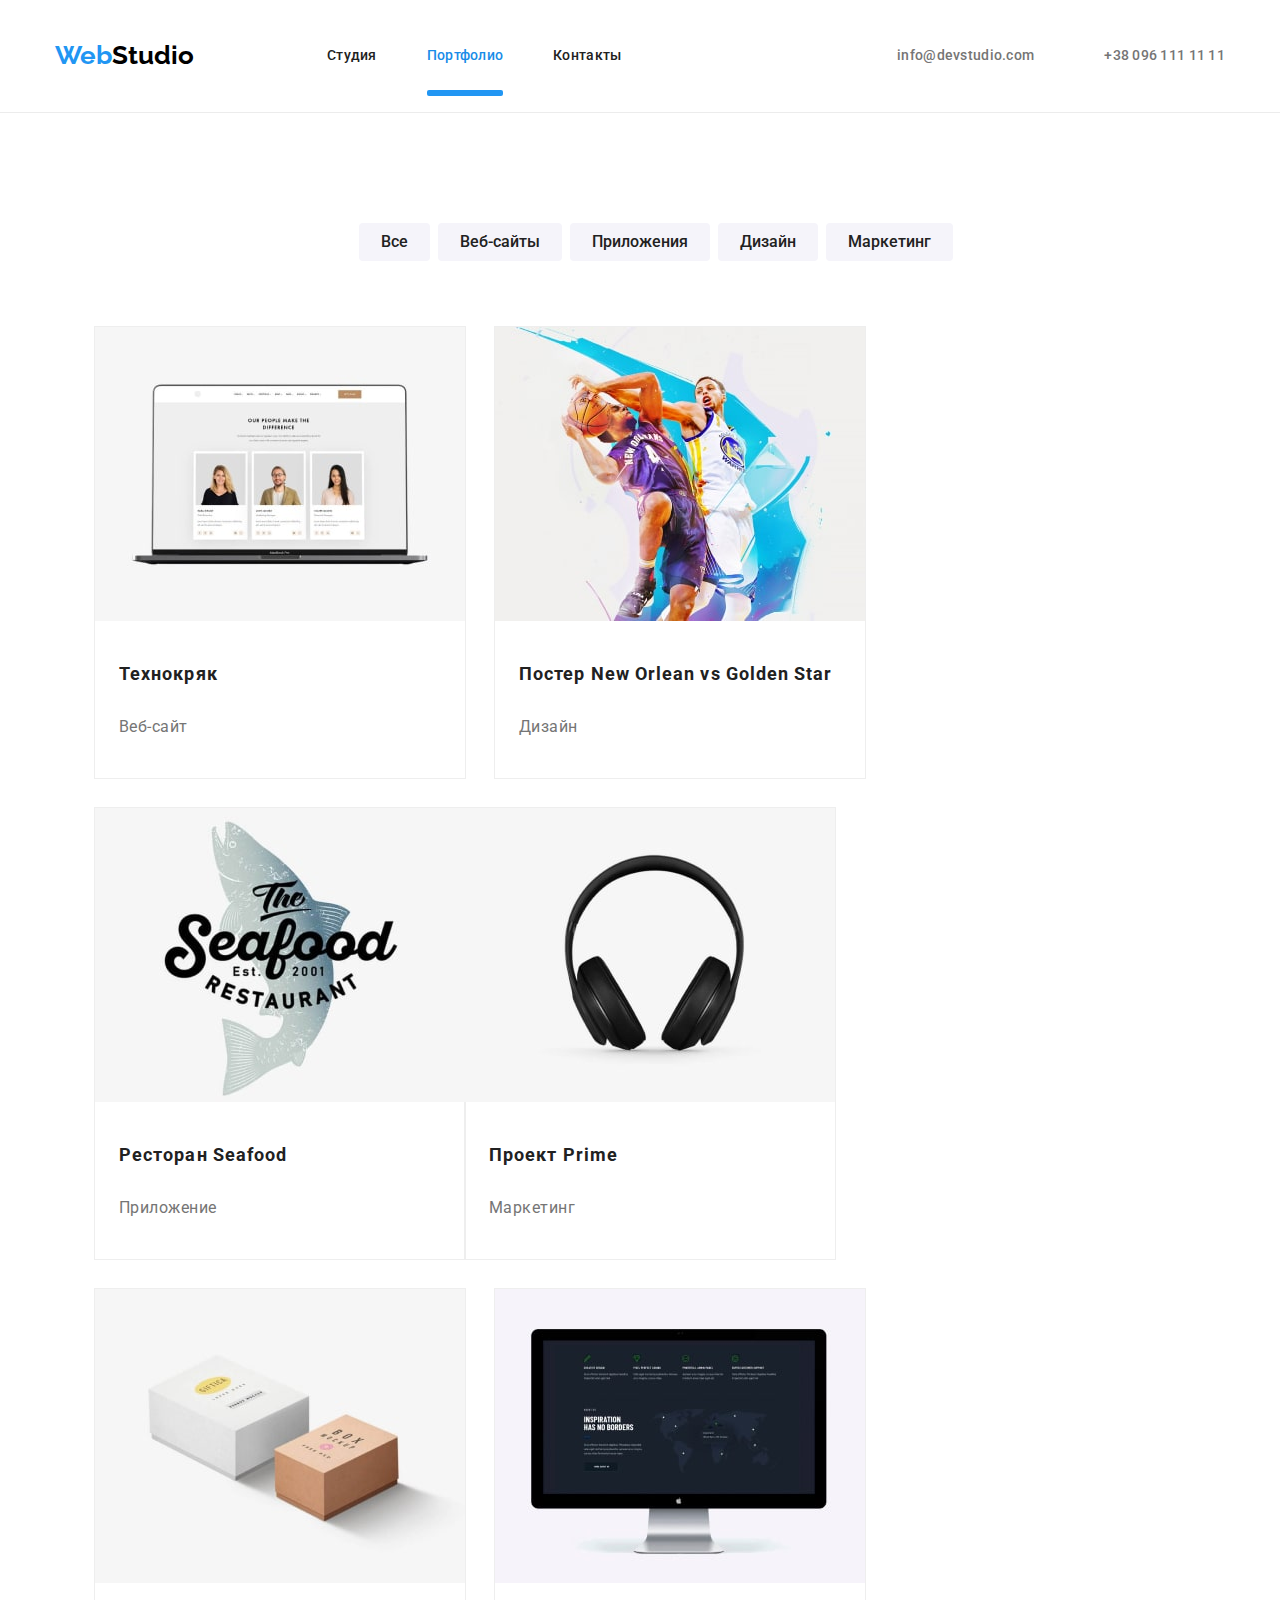
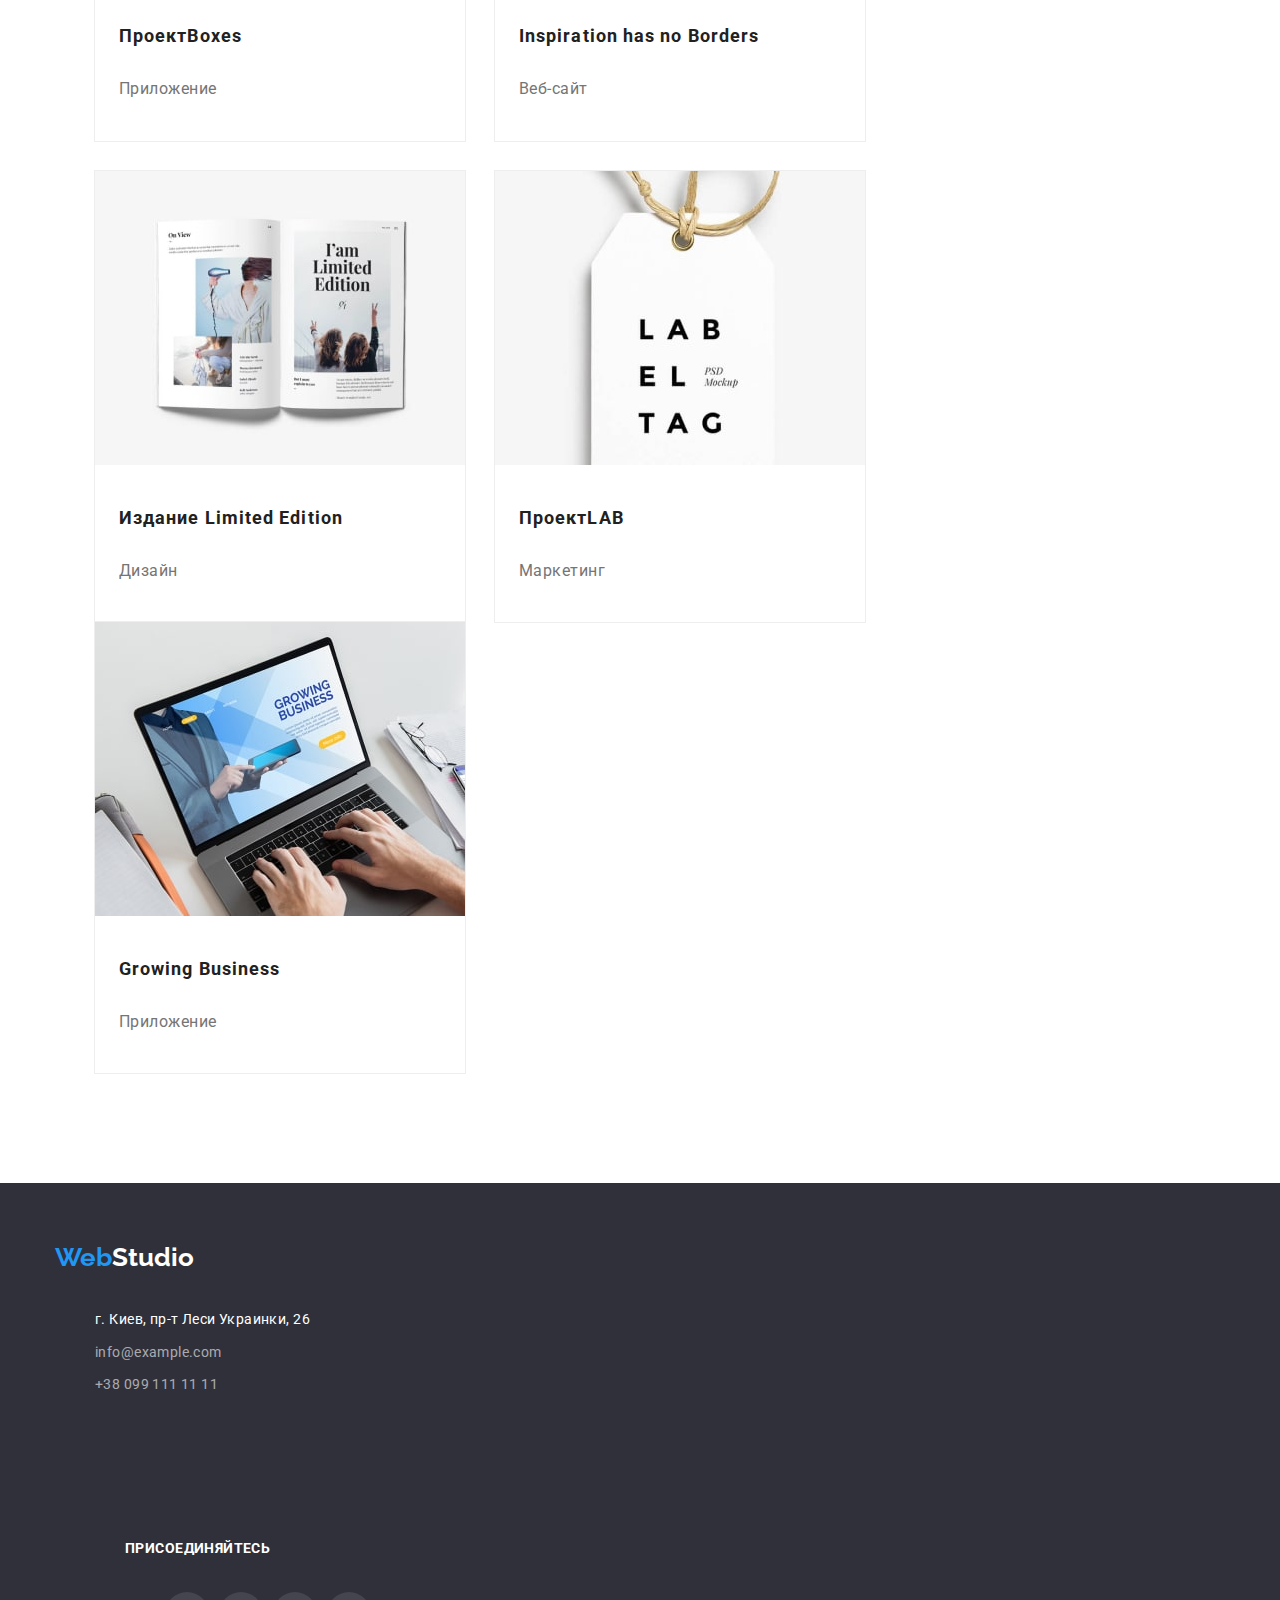
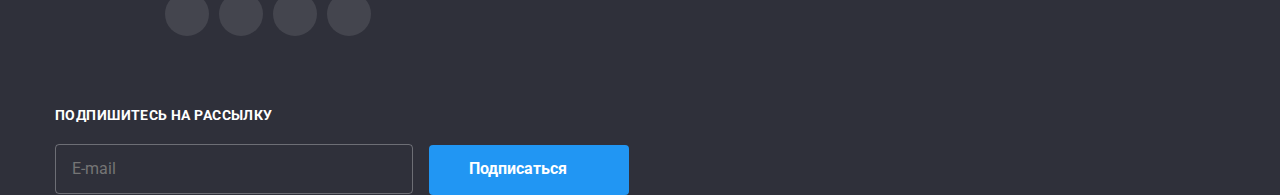
<file: portfolio.html>
<!DOCTYPE html>
<html lang="ru">
    <head>
        <meta charset="UTF-8" />
        <meta http-equiv="X-UA-Compatible" content="IE=edge" />
        <meta name="viewport" content="width=device-width, initial-scale=1.0" />
        <title>Портфолию</title>
        <link rel="preconnect" href="https://fonts.googleapis.com" />
        <link rel="preconnect" href="https://fonts.gstatic.com" crossorigin />
        <link
            href="https://fonts.googleapis.com/css2?family=Raleway:wght@700&family=Roboto:wght@400;500;700;900&display=swap"
            rel="stylesheet"
        />
        <link
            rel="stylesheet"
            href="https://cdnjs.cloudflare.com/ajax/libs/modern-normalize/1.1.0/modern-normalize.min.css"
        />
        <link rel="stylesheet" href="./css/main.min.css" />
    </head>
    <body>
        <header class="header">
            <div class="conteiner header--flex">
                <nav class="site-nav">
                    <a href="/index.html" class="logo" lang="en"
                        >Web<span class="header__logo--black">Studio</span></a
                    >
                    <ul class="site-nav__list site-nav__list--flex">
                        <li class="site-nav__item">
                            <a
                                class="site-nav__link site-nav__link--flex"
                                href="/index.html"
                                >Студия</a
                            >
                        </li>
                        <li class="site-nav__item">
                            <a
                                class="
                                    site-nav__link
                                    site-nav__link--flex
                                    site-nav__link--current
                                "
                                href="./portfolio.html"
                                >Портфолио</a
                            >
                        </li>
                        <li class="site-nav__item">
                            <a
                                class="site-nav__link site-nav__link--flex"
                                href=""
                                >Контакты</a
                            >
                        </li>
                    </ul>
                </nav>
                <ul class="header__contacts">
                    <li class="header__item">
                        <a
                            class="header__link header__link--flex"
                            href="mailto:info@devstudio.com"
                        >
                            <svg class="header__icon" width="16" height="12">
                                <use href="./img/icons.svg#icon-envelope"></use>
                            </svg>
                            info@devstudio.com</a
                        >
                    </li>

                    <li class="header__item">
                        <a
                            class="header__link header__link--flex"
                            href="tel:+380961111111"
                        >
                            <svg class="header__icon" width="10" height="16">
                                <use
                                    href="./img/icons.svg#icon-phone"
                                ></use></svg
                            >+38 096 111 11 11</a
                        >
                    </li>
                </ul>
            </div>
        </header>
        <main>
            <section class="portfolio section">
                <div class="conteiner">
                    <h1 class="visually-hidden">Портфолию</h1>
                    <ul class="button__list button__list--padding">
                        <li class="button__item">
                            <button class="button__title" type="button">
                                Все
                            </button>
                        </li>
                        <li class="button__item">
                            <button class="button__title" type="button">
                                Веб-сайты
                            </button>
                        </li>
                        <li class="button__item">
                            <button class="button__title" type="button">
                                Приложения
                            </button>
                        </li>
                        <li class="button__item">
                            <button class="button__title" type="button">
                                Дизайн
                            </button>
                        </li>
                        <li class="button__item">
                            <button class="button__title" type="button">
                                Маркетинг
                            </button>
                        </li>
                    </ul>
                    <ul class="filters">
                        <li class="filters__item">
                            <a class="filters__link" href="">
                                <div class="overlay">
                                    <img
                                        src="./img/portfolio1.jpg"
                                        alt="Изображение на ноутбуке"
                                        width="370"
                                        class="filters__img"
                                    />
                                    <p class="overlay__text">
                                        Технокряк это современная площадка
                                        распространения коронавируса. Компании
                                        используют эту платформу для цифрового
                                        шпионажа и атак на защищённые сервера
                                        конкурентов.
                                    </p>
                                </div>

                                <h2 class="filters__title">Технокряк</h2>
                                <p class="filters__type">Веб-сайт</p>
                            </a>
                        </li>
                        <li class="filters__item">
                            <a class="filters__link" href="">
                                <div class="overlay">
                                    <p class="overlay__text">
                                        Технокряк это современная площадка
                                        распространения коронавируса. Компании
                                        используют эту платформу для цифрового
                                        шпионажа и атак на защищённые сервера
                                        конкурентов.
                                    </p>
                                    <img
                                        src="./img/portfolio2.jpg"
                                        alt="Два баскетболиста"
                                        width="370"
                                        class="filters__img"
                                    />
                                </div>
                                <h2 class="filters__title">
                                    Постер
                                    <span lang="en"
                                        >New Orlean vs Golden Star</span
                                    >
                                </h2>
                                <p class="filters__type">Дизайн</p>
                            </a>
                        </li>
                        <li class="filters__item">
                            <a class="filters__link" href="">
                                <div class="overlay">
                                    <p class="overlay__text">
                                        Технокряк это современная площадка
                                        распространения коронавируса. Компании
                                        используют эту платформу для цифрового
                                        шпионажа и атак на защищённые сервера
                                        конкурентов.
                                    </p>
                                    <img
                                        src="./img/portfolio3.jpg"
                                        alt="Логотип ресторана"
                                        width="370"
                                        class="filters__img"
                                    />
                                </div>
                                <h2 class="filters__title">
                                    Ресторан <span lang="en">Seafood</span>
                                </h2>
                                <p class="filters__type">Приложение</p>
                            </a>
                        </li>

                        <li class="filters__item">
                            <a class="filters__link" href="">
                                <div class="overlay">
                                    <p class="overlay__text">
                                        Технокряк это современная площадка
                                        распространения коронавируса. Компании
                                        используют эту платформу для цифрового
                                        шпионажа и атак на защищённые сервера
                                        конкурентов.
                                    </p>
                                    <img
                                        src="./img/portfolio4.jpg"
                                        alt="Наушники"
                                        width="370"
                                        class="filters__img"
                                    />
                                </div>
                                <h2 class="filters__title">
                                    Проект <span lang="en">Prime</span>
                                </h2>
                                <p class="filters__type">Маркетинг</p>
                            </a>
                        </li>

                        <li class="filters__item">
                            <a class="filters__link" href="">
                                <div class="overlay">
                                    <p class="overlay__text">
                                        Технокряк это современная площадка
                                        распространения коронавируса. Компании
                                        используют эту платформу для цифрового
                                        шпионажа и атак на защищённые сервера
                                        конкурентов.
                                    </p>
                                    <img
                                        src="./img/portfolio5.jpg"
                                        alt="Две коробки"
                                        width="370"
                                        class="filters__img"
                                    />
                                </div>
                                <h2 class="filters__title">
                                    Проект<span lang="en">Boxes</span>
                                </h2>
                                <p class="filters__type">Приложение</p>
                            </a>
                        </li>

                        <li class="filters__item">
                            <a class="filters__link" href="">
                                <div class="overlay">
                                    <p class="overlay__text">
                                        Технокряк это современная площадка
                                        распространения коронавируса. Компании
                                        используют эту платформу для цифрового
                                        шпионажа и атак на защищённые сервера
                                        конкурентов.
                                    </p>
                                    <img
                                        src="./img/portfolio6.jpg"
                                        alt="Лаптоп"
                                        width="370"
                                        class="filters__img"
                                    />
                                </div>
                                <h2 class="filters__title">
                                    <span lang="en"
                                        >Inspiration has no Borders</span
                                    >
                                </h2>
                                <p class="filters__type">Веб-сайт</p>
                            </a>
                        </li>

                        <li class="filters__item">
                            <a class="filters__link" href="">
                                <div class="overlay">
                                    <p class="overlay__text">
                                        Технокряк это современная площадка
                                        распространения коронавируса. Компании
                                        используют эту платформу для цифрового
                                        шпионажа и атак на защищённые сервера
                                        конкурентов.
                                    </p>
                                    <img
                                        src="./img/portfolio7.jpg"
                                        alt="Журнал"
                                        width="370"
                                        class="filters__img"
                                    />
                                </div>
                                <h2 class="filters__title">
                                    Издание
                                    <span lang="en">Limited Edition</span>
                                </h2>
                                <p class="filters__type">Дизайн</p>
                            </a>
                        </li>

                        <li class="filters__item">
                            <a class="filters__link" href="">
                                <div class="overlay">
                                    <p class="overlay__text">
                                        Технокряк это современная площадка
                                        распространения коронавируса. Компании
                                        используют эту платформу для цифрового
                                        шпионажа и атак на защищённые сервера
                                        конкурентов.
                                    </p>
                                    <img
                                        src="./img/portfolio8.jpg"
                                        alt="Бумажка на веревке"
                                        width="370"
                                        class="filters__img"
                                    />
                                </div>
                                <h2 class="filters__title">
                                    Проект<span lang="en">LAB</span>
                                </h2>
                                <p class="filters__type">Маркетинг</p>
                            </a>
                        </li>
                        <li class="filters__item">
                            <a class="filters__link" href="">
                                <div class="overlay">
                                    <p class="overlay__text">
                                        Технокряк это современная площадка
                                        распространения коронавируса. Компании
                                        используют эту платформу для цифрового
                                        шпионажа и атак на защищённые сервера
                                        конкурентов.
                                    </p>
                                    <img
                                        src="./img/portfolio9.jpg"
                                        alt="Человек работает на ноутбуке"
                                        width="370"
                                        class="filters__img"
                                    />
                                </div>
                                <h2 class="filters__title" lang="en">
                                    Growing Business
                                </h2>
                                <p class="filters__type">Приложение</p>
                            </a>
                        </li>
                    </ul>
                </div>
            </section>
        </main>
        <footer class="footer">
            <div class="conteiner footer--flex">
                <div>
                    <a class="logo logo__footer" href="/index.html" lang="en"
                        >Web<span class="footer__logo--white">Studio</span></a
                    >
                    <address class="address">
                        <ul class="address__list">
                            <li class="address__item">
                                <a
                                    class="address__map"
                                    href="https://goo.gl/maps/79ZGm4thhappSb5H8"
                                    target="_blank"
                                    rel="noopener noreferrer"
                                    >г. Киев, пр-т Леси Украинки, 26</a
                                >
                                <br />
                            </li>
                            <li class="address__item">
                                <a
                                    class="address__link footer-links"
                                    href="mailto:info@example.com"
                                    >info@example.com</a
                                >
                            </li>
                            <li class="address__item">
                                <a
                                    class="address__link footer-links"
                                    href="tel:+380991111111"
                                    >+38 099 111 11 11</a
                                >
                            </li>
                        </ul>
                    </address>
                </div>
                <div class="footer-social--conteiner">
                    <h2 class="footer-social__title">присоединяйтесь</h2>
                    <ul class="footer-social__list">
                        <li class="footer-social__item">
                            <a
                                class="footer-social__link"
                                href="instagram.com"
                                rel="noopener noreferrer"
                                target="_blank"
                            >
                                <svg class="footer-social__icon">
                                    <use
                                        href="./img/icons.svg#icon-instagram"
                                    ></use></svg
                            ></a>
                        </li>
                        <li class="footer-social__item">
                            <a
                                class="footer-social__link"
                                href="twitter.com"
                                rel="noopener noreferrer"
                                target="_blank"
                            >
                                <svg class="footer-social__icon">
                                    <use
                                        href="./img/icons.svg#icon-twitter"
                                    ></use></svg
                            ></a>
                        </li>
                        <li class="footer-social__item">
                            <a
                                class="footer-social__link"
                                href="facebook.com"
                                rel="noopener noreferrer"
                                target="_blank"
                            >
                                <svg class="footer-social__icon">
                                    <use
                                        href="./img/icons.svg#icon-facebook"
                                    ></use></svg
                            ></a>
                        </li>
                        <li class="footer-social__item">
                            <a
                                class="footer-social__link"
                                href="linkedin.com"
                                rel="noopener noreferrer"
                                target="_blank"
                            >
                                <svg class="footer-social__icon">
                                    <use
                                        href="./img/icons.svg#icon-linkedin"
                                    ></use></svg
                            ></a>
                        </li>
                    </ul>
                </div>
                <div class="subscribe--conteiner">
                    <form>
                        <label for="email" class="subscribe__title"
                            >Подпишитесь на рассылку </label
                        ><input
                            type="email"
                            class="subscribe__email"
                            placeholder="E-mail"
                            id="email"
                        />
                        <button type="submit" class="subscribe__button">
                            Подписаться
                            <svg class="subscribe__icon" width="24" height="24">
                                <use href="./img/icons.svg#icon-send"></use>
                            </svg>
                        </button>
                    </form>
                </div>
            </div>
        </footer>
    </body>
</html>
</file>
<file: css/main.min.css>
<<<<<<< HEAD
*,*::after,*::before{margin:0;padding:0;-webkit-box-sizing:border-box;box-sizing:border-box}a{text-decoration:none;color:inherit}button{border:none;cursor:pointer}input{outline:none}textarea{resize:none}img{width:100%;display:block;height:auto}ul li{list-style:none}.visually-hidden{position:absolute;white-space:nowrap;width:1px;height:1px;overflow:hidden;border:0;padding:0;clip:rect(0 0 0 0);-webkit-clip-path:inset(50%);clip-path:inset(50%);margin:-1px}body{font-family:'Roboto', sans-serif;color:#757575}.header{border-bottom:1px solid #ececec;background-color:#fff}.title{padding-bottom:50px;font-weight:700;font-size:36px;line-height:1.2;text-align:center;letter-spacing:0.03em;color:#212121}.conteiner{padding-left:15px;padding-right:15px;margin:0 auto}@media screen and (min-width: 480px){.conteiner{width:480px}}@media screen and (min-width: 768px){.conteiner{width:768px}}@media screen and (min-width: 1200px){.conteiner{width:1200px}}.section{padding:94px 0}.hero__button,.subscribe__button,.form__button{border-radius:4px;font-family:inherit;font-size:16px;line-height:1.8;font-weight:700;min-width:200px;height:50px;color:#fff;background-color:#2196f3}.social__link,.clients__link,.footer-social__link{display:-webkit-box;display:-ms-flexbox;display:flex;-webkit-box-pack:center;-ms-flex-pack:center;justify-content:center;-webkit-box-align:center;-ms-flex-align:center;align-items:center;width:100%;height:100%}.team__name,.team__post{font-size:16px;line-height:1.2;text-align:center;letter-spacing:0.03em}.header--flex,.site-nav{display:-webkit-box;display:-ms-flexbox;display:flex}@media screen and (max-width: 480px){.site-nav{display:-webkit-box;display:-ms-flexbox;display:flex;-webkit-box-pack:justify;-ms-flex-pack:justify;justify-content:space-between}}.site-nav__list{display:-webkit-box;display:-ms-flexbox;display:flex;-webkit-box-align:center;-ms-flex-align:center;align-items:center;margin-left:93px}@media screen and (max-width: 480px){.site-nav__list{display:none}}.site-nav__item:not(:last-child){margin-right:50px}.header__contacts{display:-webkit-box;display:-ms-flexbox;display:flex;-webkit-box-align:center;-ms-flex-align:center;align-items:center;-webkit-box-pack:center;-ms-flex-pack:center;justify-content:center;margin-left:auto}@media screen and (max-width: 480px){.header__contacts{display:none}}.header__item:not(:last-child){margin-right:50px}.header__icon{margin-right:10px;fill:currentColor}.header__link--flex,.site-nav__link--flex{display:-webkit-box;display:-ms-flexbox;display:flex;-webkit-box-align:center;-ms-flex-align:center;align-items:center;-webkit-box-pack:center;-ms-flex-pack:center;justify-content:center;padding-top:32px;padding-bottom:32px;font-weight:500;font-size:14px;line-height:1.1;letter-spacing:0.02em}.site-nav__link{-webkit-transition:color 250ms cubic-bezier(0.4, 0, 0.2, 1);transition:color 250ms cubic-bezier(0.4, 0, 0.2, 1);color:#212121}.site-nav__link:focus,.site-nav__link:hover{color:#188ce8}.site-nav__link--current{color:#188ce8}.site-nav__link--current::after{position:absolute;content:'';width:100%;border:solid #2196f3;border-radius:2px;bottom:0}.site-nav__item{position:relative}.header__link{-webkit-transition:color 250ms cubic-bezier(0.4, 0, 0.2, 1);transition:color 250ms cubic-bezier(0.4, 0, 0.2, 1);color:#757575}.header__link:hover,.header__link:focus{color:#188ce8}.logo{font-family:'Raleway', sans-serif;font-weight:700;font-size:26px;line-height:1.1em;color:#2196f3}.logo:focus{color:#188ce8}@media screen and (min-width: 480px){.logo{display:-webkit-box;display:-ms-flexbox;display:flex;-webkit-box-align:center;-ms-flex-align:center;align-items:center;-webkit-box-pack:justify;-ms-flex-pack:justify;justify-content:space-between}}.header__logo--black{color:#000}.footer__logo--white{color:#fff}.mobile-menu__button{display:-webkit-box;display:-ms-flexbox;display:flex;-webkit-box-pack:justify;-ms-flex-pack:justify;justify-content:space-between;margin:0;padding:0;background-color:transparent}.hero{width:100%;margin:0 auto;background-color:#2f303a;background-image:-webkit-gradient(linear, left top, right top, from(rgba(47,48,58,0.4)), to(rgba(47,48,58,0.4))),url(../img/hero-bg.jpg);background-image:linear-gradient(to right, rgba(47,48,58,0.4), rgba(47,48,58,0.4)),url(../img/hero-bg.jpg)}@media screen and (min-width: 480px){.hero{width:480px;height:400px;background-repeat:no-repeat;background-size:cover;background-position:center}}.hero__title{margin:0 auto;margin-bottom:30px;color:#fff;font-weight:900;font-size:44px;line-height:1.3;letter-spacing:0.06em;text-transform:uppercase;text-align:center}.hero__button{display:block;padding:10px 32px;margin:0 auto;background-image:none;-webkit-box-shadow:0px 4px 4px rgba(0,0,0,0.15);box-shadow:0px 4px 4px rgba(0,0,0,0.15);-webkit-transition:background-color 250ms cubic-bezier(0.4, 0, 0.2, 1),-webkit-box-shadow 250ms cubic-bezier(0.4, 0, 0.2, 1);transition:background-color 250ms cubic-bezier(0.4, 0, 0.2, 1),-webkit-box-shadow 250ms cubic-bezier(0.4, 0, 0.2, 1);transition:background-color 250ms cubic-bezier(0.4, 0, 0.2, 1),box-shadow 250ms cubic-bezier(0.4, 0, 0.2, 1);transition:background-color 250ms cubic-bezier(0.4, 0, 0.2, 1),box-shadow 250ms cubic-bezier(0.4, 0, 0.2, 1),-webkit-box-shadow 250ms cubic-bezier(0.4, 0, 0.2, 1)}.hero__button:hover,.hero__button:focus{background-color:#188ce8;-webkit-box-shadow:0px 4px 4px rgba(0,0,0,0.15);box-shadow:0px 4px 4px rgba(0,0,0,0.15)}.advantage--flex{display:-webkit-box;display:-ms-flexbox;display:flex;-webkit-box-align:center;-ms-flex-align:center;align-items:center;-webkit-box-pack:center;-ms-flex-pack:center;justify-content:center;height:120px;margin-bottom:30px;border-radius:4px;background-color:#f5f4fa}.advantage__icon{width:70px;height:70px}.advantage{padding-bottom:0;background-color:basicBcg}.advantage__title{text-align:center;margin-bottom:10px;font-weight:700;font-size:14px;line-height:1.1;letter-spacing:0.03em;text-transform:uppercase;color:#212121}.advantage__discription{margin-bottom:30px;font-size:14px;line-height:1.7;letter-spacing:0.03em}@media screen and (max-width: 1199px){.section--dn{display:none}}.example__list{display:-webkit-box;display:-ms-flexbox;display:flex}.example__item:not(:last-child){margin-right:30px}.img--conteiner{position:relative;width:370px;height:294px}.img__title{position:absolute;padding-top:27px;left:0;bottom:0;width:370px;height:70px;font-weight:700;font-size:14px;line-height:1.1;text-align:center;letter-spacing:0.03em;text-transform:uppercase;color:#fff;background-color:rgba(47,48,58,0.8)}.section--bgc{background-color:#f5f4fa}.team__name{padding-top:30px;padding-bottom:10px;font-weight:500;color:#212121}.team__post{margin-bottom:16px}.social{margin:16px 32px 30px 32px}.social__list{display:-webkit-box;display:-ms-flexbox;display:flex;-webkit-box-pack:center;-ms-flex-pack:center;justify-content:center;padding-bottom:24px}.social__item{display:-webkit-box;display:-ms-flexbox;display:flex;width:44px;height:44px;border-radius:50%}.social__link{border-radius:50%;fill:#afb1b8;-webkit-transition:background-color 250ms cubic-bezier(0.4, 0, 0.2, 1),fill 250ms cubic-bezier(0.4, 0, 0.2, 1),border-radius 250ms cubic-bezier(0.4, 0, 0.2, 1);transition:background-color 250ms cubic-bezier(0.4, 0, 0.2, 1),fill 250ms cubic-bezier(0.4, 0, 0.2, 1),border-radius 250ms cubic-bezier(0.4, 0, 0.2, 1)}.social__link:hover,.social__link:focus{background-color:#188ce8;border-radius:50%;fill:#fff}.social__icon{width:20px;height:20px}.team__item{-webkit-box-shadow:0px 1px 3px rgba(0,0,0,0.12),0px 1px 1px rgba(0,0,0,0.14),0px 2px 1px rgba(0,0,0,0.2);box-shadow:0px 1px 3px rgba(0,0,0,0.12),0px 1px 1px rgba(0,0,0,0.14),0px 2px 1px rgba(0,0,0,0.2);border-radius:0px 0px 4px 4px}@media screen and (min-width: 480px){.clients__list{display:-webkit-box;display:-ms-flexbox;display:flex;-ms-flex-wrap:wrap;flex-wrap:wrap;-webkit-box-pack:justify;-ms-flex-pack:justify;justify-content:space-between}}.clients__item{display:-webkit-box;display:-ms-flexbox;display:flex;width:170px;height:92px}@media screen and (min-width: 480px){.clients__item{width:calc((100% - 2 + 15px) / 2);margin:15px}}.clients__link{border:1px solid;border-radius:4px;color:#afb1b8;-webkit-transition:color 250ms cubic-bezier(0.4, 0, 0.2, 1);transition:color 250ms cubic-bezier(0.4, 0, 0.2, 1)}.clients__link:hover,.clients__link:focus{color:#188ce8}.clients__icon{width:106p;height:60px;fill:currentColor}.subscribe--conteiner{display:-webkit-box;display:-ms-flexbox;display:flex;margin-top:72px;margin-left:auto}.subscribe__title{display:-webkit-box;display:-ms-flexbox;display:flex;margin-bottom:20px;font-weight:700;font-size:14px;line-height:1.1;letter-spacing:0.03em;text-transform:uppercase;color:#fff}.subscribe__email{width:358px;height:50px;padding:15px 16px;margin-right:12px;color:#fff;border:1px solid rgba(255,255,255,0.3);background-color:transparent;border-radius:4px}.subscribe__button{position:relative;display:inline-block;padding-right:29px;-webkit-transition:background-color 250ms cubic-bezier(0.4, 0, 0.2, 1),-webkit-box-shadow 250ms cubic-bezier(0.4, 0, 0.2, 1);transition:background-color 250ms cubic-bezier(0.4, 0, 0.2, 1),-webkit-box-shadow 250ms cubic-bezier(0.4, 0, 0.2, 1);transition:background-color 250ms cubic-bezier(0.4, 0, 0.2, 1),box-shadow 250ms cubic-bezier(0.4, 0, 0.2, 1);transition:background-color 250ms cubic-bezier(0.4, 0, 0.2, 1),box-shadow 250ms cubic-bezier(0.4, 0, 0.2, 1),-webkit-box-shadow 250ms cubic-bezier(0.4, 0, 0.2, 1)}.subscribe__button:hover,.subscribe__button:focus{background-color:#188ce8;-webkit-box-shadow:0px 4px 4px rgba(0,0,0,0.15);box-shadow:0px 4px 4px rgba(0,0,0,0.15)}.subscribe__icon{position:absolute;top:50%;right:28px;-webkit-transform:translateY(-50%);transform:translateY(-50%)}.footer{background-color:#2f303a}.address__list{padding-bottom:60px}.address__map{font-style:normal;font-size:14px;line-height:1.7;letter-spacing:0.03em;color:#ffffff;-webkit-transition:color 250ms cubic-bezier(0.4, 0, 0.2, 1);transition:color 250ms cubic-bezier(0.4, 0, 0.2, 1)}.address__map:hover,.address__map:focus{color:#188ce8}.address__link{font-style:normal;font-size:14px;line-height:1.7;letter-spacing:0.03em;color:rgba(255,255,255,0.6);-webkit-transition:color 250ms cubic-bezier(0.4, 0, 0.2, 1);transition:color 250ms cubic-bezier(0.4, 0, 0.2, 1)}.address__link:focus,.address__link:hover{color:#188ce8}.address__item:not(:last-child){padding-bottom:9px}.footer-social--conteiner{margin-top:72px;margin-left:70px}.footer-social__title{display:-webkit-inline-box;display:-ms-inline-flexbox;display:inline-flex;margin-bottom:20px;font-weight:700;font-size:14px;line-height:1.1;letter-spacing:0.03em;text-transform:uppercase;color:#fff}.footer-social__list{display:-webkit-box;display:-ms-flexbox;display:flex}.footer-social__icon{display:-webkit-box;display:-ms-flexbox;display:flex;width:20px;height:20px;fill:#fff}.footer-social__link{border-radius:50%;-webkit-transition:background-color 250ms cubic-bezier(0.4, 0, 0.2, 1);transition:background-color 250ms cubic-bezier(0.4, 0, 0.2, 1)}.footer-social__link:hover,.footer-social__link:focus{background-color:#188ce8}.footer-social__item{border-radius:50%;width:44px;height:44px;background-color:rgba(255,255,255,0.1)}.footer-social__item:not(:last-child){margin-right:10px}.portfolio{background-color:#fff}.button__title{padding:6px 22px;border-radius:4px;font-family:inherit;font-weight:500;font-size:16px;line-height:1.6;color:#212121;background-color:#f5f4fa;-webkit-transition:color 250ms cubic-bezier(0.4, 0, 0.2, 1),background-color 250ms cubic-bezier(0.4, 0, 0.2, 1),-webkit-box-shadow 250ms cubic-bezier(0.4, 0, 0.2, 1);transition:color 250ms cubic-bezier(0.4, 0, 0.2, 1),background-color 250ms cubic-bezier(0.4, 0, 0.2, 1),-webkit-box-shadow 250ms cubic-bezier(0.4, 0, 0.2, 1);transition:color 250ms cubic-bezier(0.4, 0, 0.2, 1),background-color 250ms cubic-bezier(0.4, 0, 0.2, 1),box-shadow 250ms cubic-bezier(0.4, 0, 0.2, 1);transition:color 250ms cubic-bezier(0.4, 0, 0.2, 1),background-color 250ms cubic-bezier(0.4, 0, 0.2, 1),box-shadow 250ms cubic-bezier(0.4, 0, 0.2, 1),-webkit-box-shadow 250ms cubic-bezier(0.4, 0, 0.2, 1)}.button__title:hover,.button__title:focus{color:#fff;background-color:#188ce8;-webkit-box-shadow:0px 3px 1px rgba(0,0,0,0.1),0px 1px 2px rgba(0,0,0,0.08),0px 2px 2px rgba(0,0,0,0.12);box-shadow:0px 3px 1px rgba(0,0,0,0.1),0px 1px 2px rgba(0,0,0,0.08),0px 2px 2px rgba(0,0,0,0.12)}.button__list--padding{padding-bottom:50px}.button__item{margin-right:8px}.overlay{position:relative;overflow:hidden}.overlay__text{position:absolute;top:0;left:0;padding:63px 24px;min-height:100%;height:calc(100%-30px);overflow-y:auto;font-size:18px;line-height:1.6;letter-spacing:0.03em;color:#fff;background-color:rgba(33,150,243,0.9);-webkit-transform:translateY(101%);transform:translateY(101%);-webkit-transition:opacity 250ms cubic-bezier(0.4, 0, 0.2, 1),-webkit-transform 250ms cubic-bezier(0.4, 0, 0.2, 1);transition:opacity 250ms cubic-bezier(0.4, 0, 0.2, 1),-webkit-transform 250ms cubic-bezier(0.4, 0, 0.2, 1);transition:transform 250ms cubic-bezier(0.4, 0, 0.2, 1),opacity 250ms cubic-bezier(0.4, 0, 0.2, 1);transition:transform 250ms cubic-bezier(0.4, 0, 0.2, 1),opacity 250ms cubic-bezier(0.4, 0, 0.2, 1),-webkit-transform 250ms cubic-bezier(0.4, 0, 0.2, 1)}.filters__item{width:370px;margin-right:30px;margin-bottom:30px;outline:1px solid #eeeeee}.filters__title{padding:20px 24px 4px;font-weight:700;font-size:18px;line-height:2;letter-spacing:0.06em;color:#212121}.filters__type{padding:0 24px 20px;font-size:16px;line-height:1.9;letter-spacing:0.03em}.filters__link{display:block;-webkit-transition:-webkit-box-shadow 250ms cubic-bezier(0.4, 0, 0.2, 1);transition:-webkit-box-shadow 250ms cubic-bezier(0.4, 0, 0.2, 1);transition:box-shadow 250ms cubic-bezier(0.4, 0, 0.2, 1);transition:box-shadow 250ms cubic-bezier(0.4, 0, 0.2, 1), -webkit-box-shadow 250ms cubic-bezier(0.4, 0, 0.2, 1)}.filters__link:hover,.filters__link:hover .overlay__text{-webkit-box-shadow:0px 1px 1px rgba(0,0,0,0.12),0px 4px 4px rgba(0,0,0,0.06),1px 4px 6px rgba(0,0,0,0.16);box-shadow:0px 1px 1px rgba(0,0,0,0.12),0px 4px 4px rgba(0,0,0,0.06),1px 4px 6px rgba(0,0,0,0.16);-webkit-transform:translateY(0);transform:translateY(0)}.backdrop{position:fixed;top:0;left:0;width:100vw;height:100vh;background-color:rgba(0,0,0,0.2)}.modal{position:absolute;top:50%;left:50%;max-width:528px;width:calc(100% - 30px);max-height:581px;height:calc(100% - 30px);padding:40px;border-radius:4px;background-color:#fff;-webkit-box-shadow:0px 1px 3px rgba(0,0,0,0.12),0px 1px 1px rgba(0,0,0,0.14),0px 2px 1px rgba(0,0,0,0.2);box-shadow:0px 1px 3px rgba(0,0,0,0.12),0px 1px 1px rgba(0,0,0,0.14),0px 2px 1px rgba(0,0,0,0.2);-webkit-transform:translate(-50%, -50%) scale(1.1);transform:translate(-50%, -50%) scale(1.1);-webkit-transition:-webkit-transform 250ms cubic-bezier(0.4, 0, 0.2, 1);transition:-webkit-transform 250ms cubic-bezier(0.4, 0, 0.2, 1);transition:transform 250ms cubic-bezier(0.4, 0, 0.2, 1);transition:transform 250ms cubic-bezier(0.4, 0, 0.2, 1), -webkit-transform 250ms cubic-bezier(0.4, 0, 0.2, 1)}.modal__button{position:absolute;display:-webkit-box;display:-ms-flexbox;display:flex;-webkit-box-align:center;-ms-flex-align:center;align-items:center;-webkit-box-pack:center;-ms-flex-pack:center;justify-content:center;top:10px;right:10px;width:30px;height:30px;border:1px solid rgba(0,0,0,0.1);border-radius:50%;background-color:#fff}.modal__button:hover,.modal__button:focus{fill:#188ce8}.modal__icon{-webkit-transition:fill 250ms cubic-bezier(0.4, 0, 0.2, 1);transition:fill 250ms cubic-bezier(0.4, 0, 0.2, 1)}.is-hidden{visibility:hidden;opacity:0;pointer-events:none}.form{position:absolute;margin:0 auto}.form__title{margin-bottom:12px;font-weight:700;font-size:20px;line-height:1.2;text-align:center;letter-spacing:0.03em;color:#212121}.form__field{display:-webkit-box;display:-ms-flexbox;display:flex;-webkit-box-orient:vertical;-webkit-box-direction:normal;-ms-flex-direction:column;flex-direction:column}.form__field--margin{margin-bottom:10px}.form__conteiner{position:relative}.form__icon{position:absolute;top:50%;left:12px;-webkit-transform:translateY(-50%);transform:translateY(-50%);-webkit-transition:fill 250ms cubic-bezier(0.4, 0, 0.2, 1);transition:fill 250ms cubic-bezier(0.4, 0, 0.2, 1)}.form__field:focus-within .form__icon{fill:#188ce8}.form__input{width:100%;height:40px;background-color:transparent;margin:0;padding:12px 0 12px 42px;border:1px solid;border-color:rgba(33,33,33,0.2);border-radius:4px;-webkit-transition:border-color 250ms cubic-bezier(0.4, 0, 0.2, 1);transition:border-color 250ms cubic-bezier(0.4, 0, 0.2, 1)}.form__field:focus-within .form__input{border-color:#188ce8}.form__label{margin-bottom:5px;font-size:12px;line-height:1.2;letter-spacing:0.01em}.form__textarea{width:448px;height:120px;margin-bottom:20px;padding:12px 16px;border:1px solid;border-color:rgba(33,33,33,0.2);border-radius:4px;outline:none;background-color:transparent;-webkit-transition:border-color 250ms cubic-bezier(0.4, 0, 0.2, 1);transition:border-color 250ms cubic-bezier(0.4, 0, 0.2, 1)}.form__field:focus-within .form__textarea{border-color:#188ce8}.textarea::-webkit-input-placeholder{font-size:14px;line-height:1.2;letter-spacing:0.01em;color:rgba(117,117,117,0.5)}.textarea:-ms-input-placeholder{font-size:14px;line-height:1.2;letter-spacing:0.01em;color:rgba(117,117,117,0.5)}.textarea::-ms-input-placeholder{font-size:14px;line-height:1.2;letter-spacing:0.01em;color:rgba(117,117,117,0.5)}.textarea::placeholder{font-size:14px;line-height:1.2;letter-spacing:0.01em;color:rgba(117,117,117,0.5)}.deal{display:-webkit-box;display:-ms-flexbox;display:flex;-webkit-box-align:center;-ms-flex-align:center;align-items:center;margin-left:12px;margin-right:auto;margin-bottom:30px;cursor:pointer;font-size:14px;line-height:1.7;letter-spacing:0.03em}.deal__conditions{-webkit-text-decoration-line:underline;text-decoration-line:underline;text-decoration-skip-ink:none;margin-left:5px;color:#2196f3}.deal__check{position:absolute;width:1px;height:1px;margin:-1px;bottom:0;padding:0;clip:rect(0 0 0 0);overflow:hidden}.deal__icon{display:-webkit-box;display:-ms-flexbox;display:flex;-webkit-box-align:center;-ms-flex-align:center;align-items:center;width:16px;height:15px;border:1px solid;border-color:#000000;border-radius:2px;margin-right:7px;-webkit-transition:background-color 250ms cubic-bezier(0.4, 0, 0.2, 1),border-color 250ms cubic-bezier(0.4, 0, 0.2, 1);transition:background-color 250ms cubic-bezier(0.4, 0, 0.2, 1),border-color 250ms cubic-bezier(0.4, 0, 0.2, 1)}.deal__check:focus+.deal__icon,.deal__check:checked+.deal__icon{background-color:#188ce8;border-color:#188ce8;border-radius:2px}.form__button{display:-webkit-box;display:-ms-flexbox;display:flex;-webkit-box-pack:center;-ms-flex-pack:center;justify-content:center;-webkit-box-align:center;-ms-flex-align:center;align-items:center;margin:0 auto;-webkit-transition:background-color 250ms cubic-bezier(0.4, 0, 0.2, 1),-webkit-box-shadow 250ms cubic-bezier(0.4, 0, 0.2, 1);transition:background-color 250ms cubic-bezier(0.4, 0, 0.2, 1),-webkit-box-shadow 250ms cubic-bezier(0.4, 0, 0.2, 1);transition:background-color 250ms cubic-bezier(0.4, 0, 0.2, 1),box-shadow 250ms cubic-bezier(0.4, 0, 0.2, 1);transition:background-color 250ms cubic-bezier(0.4, 0, 0.2, 1),box-shadow 250ms cubic-bezier(0.4, 0, 0.2, 1),-webkit-box-shadow 250ms cubic-bezier(0.4, 0, 0.2, 1)}.form__button:hover,.form__button:focus{background-color:#188ce8;-webkit-box-shadow:0px 4px 4px rgba(0,0,0,0.15);box-shadow:0px 4px 4px rgba(0,0,0,0.15)}
=======
*,*::after,*::before{margin:0;padding:0;-webkit-box-sizing:border-box;box-sizing:border-box}a{text-decoration:none;color:inherit}button{border:none;cursor:pointer}input{outline:none}textarea{resize:none}img{width:100%;display:block;height:auto}ul li{list-style:none}.visually-hidden{position:absolute;white-space:nowrap;width:1px;height:1px;overflow:hidden;border:0;padding:0;clip:rect(0 0 0 0);-webkit-clip-path:inset(50%);clip-path:inset(50%);margin:-1px}body{font-family:'Roboto', sans-serif;color:#757575}.header{border-bottom:1px solid #ececec;background-color:#fff}.title{padding-bottom:50px;font-weight:700;font-size:36px;line-height:1.2;text-align:center;letter-spacing:0.03em;color:#212121}.conteiner{width:1200px;padding-left:15px;padding-right:15px;margin:0 auto}@media screen and (min-width: 480px){.conteiner{width:480px}}@media screen and (min-width: 768px){.conteiner{width:768px}}@media screen and (min-width: 1200px){.conteiner{width:1200px}}.section{padding:94px 0}.hero__button,.subscribe__button,.form__button{border-radius:4px;font-family:inherit;font-size:16px;line-height:1.8;font-weight:700;min-width:200px;height:50px;color:#fff;background-color:#2196f3}.social__link,.clients__link,.footer-social__link{display:-webkit-box;display:-ms-flexbox;display:flex;-webkit-box-pack:center;-ms-flex-pack:center;justify-content:center;-webkit-box-align:center;-ms-flex-align:center;align-items:center;width:100%;height:100%}.team__name,.team__post{font-size:16px;line-height:1.2;text-align:center;letter-spacing:0.03em}.site-nav{display:-webkit-box;display:-ms-flexbox;display:flex}@media screen and (min-width: 480px){.site-nav{-webkit-box-align:center;-ms-flex-align:center;align-items:center;-webkit-box-pack:justify;-ms-flex-pack:justify;justify-content:space-between}}.site-nav__list{display:-webkit-box;display:-ms-flexbox;display:flex;-webkit-box-align:center;-ms-flex-align:center;align-items:center;margin-left:93px}@media screen and (max-width: 767px){.site-nav__list{display:none}}.site-nav__item:not(:last-child){margin-right:50px}.header__contacts{display:-webkit-box;display:-ms-flexbox;display:flex;-webkit-box-align:center;-ms-flex-align:center;align-items:center;-webkit-box-pack:center;-ms-flex-pack:center;justify-content:center;margin-left:auto}@media screen and (max-width: 767px){.header__contacts{display:none}}.header__item:not(:last-child){margin-right:50px}.header__icon{margin-right:10px;fill:currentColor}.header__link--flex,.site-nav__link--flex{display:-webkit-box;display:-ms-flexbox;display:flex;-webkit-box-align:center;-ms-flex-align:center;align-items:center;-webkit-box-pack:center;-ms-flex-pack:center;justify-content:center;padding-top:32px;padding-bottom:32px;font-weight:500;font-size:14px;line-height:1.1;letter-spacing:0.02em}.site-nav__link{-webkit-transition:color 250ms cubic-bezier(0.4, 0, 0.2, 1);transition:color 250ms cubic-bezier(0.4, 0, 0.2, 1);color:#212121}.site-nav__link:focus,.site-nav__link:hover{color:#188ce8}.site-nav__link--current{color:#188ce8}.site-nav__link--current::after{position:absolute;content:'';width:100%;border:solid #2196f3;border-radius:2px;bottom:0}.site-nav__item{position:relative}.header__link{-webkit-transition:color 250ms cubic-bezier(0.4, 0, 0.2, 1);transition:color 250ms cubic-bezier(0.4, 0, 0.2, 1);color:#757575}.header__link:hover,.header__link:focus{color:#188ce8}.mobile-menu__button{display:-webkit-inline-box;display:-ms-inline-flexbox;display:inline-flex;margin:10px;padding:0;background-color:transparent}.mobile-menu__button:hover,.mobile-menu__button:focus{color:#188ce8}.mobile-menu__button--close{position:absolute;top:10px;right:15px}.mobile-menu{position:fixed;top:0;left:0;width:100vw;height:100vh;background-color:#fff;-webkit-transform:translateY(-100%);transform:translateY(-100%)}.mobile-menu.is-open{-webkit-transform:translateX(0);transform:translateX(0)}.logo{display:-webkit-inline-box;display:-ms-inline-flexbox;display:inline-flex;-webkit-box-pack:justify;-ms-flex-pack:justify;justify-content:space-between;padding-top:24px;padding-bottom:25px;font-family:'Raleway', sans-serif;font-weight:700;font-size:26px;line-height:1.1em;color:#2196f3}.logo:focus{color:#188ce8}.logo__footer{display:block;padding-top:60px;padding-bottom:20px}.header__logo--black{color:#000}.footer__logo--white{color:#fff}.hero{padding:200px 0;max-width:1600px;height:600px;margin:0 auto;background-color:#2f303a;background-image:-webkit-gradient(linear, left top, right top, from(rgba(47,48,58,0.4)), to(rgba(47,48,58,0.4))),url(../img/hero-bg.jpg);background-image:linear-gradient(to right, rgba(47,48,58,0.4), rgba(47,48,58,0.4)),url(../img/hero-bg.jpg);background-repeat:no-repeat;background-size:cover;background-position:center}.hero__title{margin:0 auto;margin-bottom:30px;color:#fff;font-weight:900;font-size:44px;line-height:1.3;letter-spacing:0.06em;text-transform:uppercase;max-width:650px;text-align:center}.hero__button{display:block;padding:10px 32px;margin:0 auto;background-image:none;-webkit-box-shadow:0px 4px 4px rgba(0,0,0,0.15);box-shadow:0px 4px 4px rgba(0,0,0,0.15);-webkit-transition:background-color 250ms cubic-bezier(0.4, 0, 0.2, 1),-webkit-box-shadow 250ms cubic-bezier(0.4, 0, 0.2, 1);transition:background-color 250ms cubic-bezier(0.4, 0, 0.2, 1),-webkit-box-shadow 250ms cubic-bezier(0.4, 0, 0.2, 1);transition:background-color 250ms cubic-bezier(0.4, 0, 0.2, 1),box-shadow 250ms cubic-bezier(0.4, 0, 0.2, 1);transition:background-color 250ms cubic-bezier(0.4, 0, 0.2, 1),box-shadow 250ms cubic-bezier(0.4, 0, 0.2, 1),-webkit-box-shadow 250ms cubic-bezier(0.4, 0, 0.2, 1)}.hero__button:hover,.hero__button:focus{background-color:#188ce8;-webkit-box-shadow:0px 4px 4px rgba(0,0,0,0.15);box-shadow:0px 4px 4px rgba(0,0,0,0.15)}.advantage--flex{display:-webkit-box;display:-ms-flexbox;display:flex;-webkit-box-align:center;-ms-flex-align:center;align-items:center;-webkit-box-pack:center;-ms-flex-pack:center;justify-content:center;height:120px;margin-bottom:30px;border-radius:4px;background-color:#f5f4fa}.advantage__icon{width:70px;height:70px}.advantage{padding-bottom:0;background-color:basicBcg}.advantage__title{margin-bottom:10px;font-weight:700;font-size:14px;line-height:1.1;letter-spacing:0.03em;text-transform:uppercase;color:#212121}.advantage__item{width:270px}.advantage__discription{font-size:14px;line-height:1.7;letter-spacing:0.03em}@media screen and (max-width: 767px){.section--dn{display:none}}.example__list{display:-webkit-box;display:-ms-flexbox;display:flex}.example__item:not(:last-child){margin-right:30px}.img--conteiner{position:relative;width:370px;height:294px}.img__title{position:absolute;padding-top:27px;left:0;bottom:0;width:370px;height:70px;font-weight:700;font-size:14px;line-height:1.1;text-align:center;letter-spacing:0.03em;text-transform:uppercase;color:#fff;background-color:rgba(47,48,58,0.8)}.section--bgc{background-color:#f5f4fa}.team__name{padding-top:30px;padding-bottom:10px;font-weight:500;color:#212121}.team__post{margin-bottom:16px}.social{margin:16px 32px 30px 32px}.social__list{display:-webkit-box;display:-ms-flexbox;display:flex;-webkit-box-pack:justify;-ms-flex-pack:justify;justify-content:space-between}.social__item{display:-webkit-box;display:-ms-flexbox;display:flex;width:44px;height:44px;border-radius:50%}.social__link{border-radius:50%;fill:#afb1b8;-webkit-transition:background-color 250ms cubic-bezier(0.4, 0, 0.2, 1),fill 250ms cubic-bezier(0.4, 0, 0.2, 1),border-radius 250ms cubic-bezier(0.4, 0, 0.2, 1);transition:background-color 250ms cubic-bezier(0.4, 0, 0.2, 1),fill 250ms cubic-bezier(0.4, 0, 0.2, 1),border-radius 250ms cubic-bezier(0.4, 0, 0.2, 1)}.social__link:hover,.social__link:focus{background-color:#188ce8;border-radius:50%;fill:#fff}.social__icon{width:20px;height:20px}.team__item{-webkit-box-shadow:0px 1px 3px rgba(0,0,0,0.12),0px 1px 1px rgba(0,0,0,0.14),0px 2px 1px rgba(0,0,0,0.2);box-shadow:0px 1px 3px rgba(0,0,0,0.12),0px 1px 1px rgba(0,0,0,0.14),0px 2px 1px rgba(0,0,0,0.2);border-radius:0px 0px 4px 4px}.clients__item{display:-webkit-box;display:-ms-flexbox;display:flex;width:170px;height:92px}.clients__link{border:1px solid;border-radius:4px;color:#afb1b8;-webkit-transition:color 250ms cubic-bezier(0.4, 0, 0.2, 1);transition:color 250ms cubic-bezier(0.4, 0, 0.2, 1)}.clients__link:hover,.clients__link:focus{color:#188ce8}.clients__icon{display:-webkit-box;display:-ms-flexbox;display:flex;width:106p;height:60px;fill:currentColor}.subscribe--conteiner{display:-webkit-box;display:-ms-flexbox;display:flex;margin-top:72px;margin-left:auto}.subscribe__title{display:-webkit-box;display:-ms-flexbox;display:flex;margin-bottom:20px;font-weight:700;font-size:14px;line-height:1.1;letter-spacing:0.03em;text-transform:uppercase;color:#fff}.subscribe__email{width:358px;height:50px;padding:15px 16px;margin-right:12px;color:#fff;border:1px solid rgba(255,255,255,0.3);background-color:transparent;border-radius:4px}.subscribe__button{position:relative;display:inline-block;padding-right:29px;-webkit-transition:background-color 250ms cubic-bezier(0.4, 0, 0.2, 1),-webkit-box-shadow 250ms cubic-bezier(0.4, 0, 0.2, 1);transition:background-color 250ms cubic-bezier(0.4, 0, 0.2, 1),-webkit-box-shadow 250ms cubic-bezier(0.4, 0, 0.2, 1);transition:background-color 250ms cubic-bezier(0.4, 0, 0.2, 1),box-shadow 250ms cubic-bezier(0.4, 0, 0.2, 1);transition:background-color 250ms cubic-bezier(0.4, 0, 0.2, 1),box-shadow 250ms cubic-bezier(0.4, 0, 0.2, 1),-webkit-box-shadow 250ms cubic-bezier(0.4, 0, 0.2, 1)}.subscribe__button:hover,.subscribe__button:focus{background-color:#188ce8;-webkit-box-shadow:0px 4px 4px rgba(0,0,0,0.15);box-shadow:0px 4px 4px rgba(0,0,0,0.15)}.subscribe__icon{position:absolute;top:50%;right:28px;-webkit-transform:translateY(-50%);transform:translateY(-50%)}.footer{background-color:#2f303a}.address__list{padding-bottom:60px}.address__map{font-style:normal;font-size:14px;line-height:1.7;letter-spacing:0.03em;color:#ffffff;-webkit-transition:color 250ms cubic-bezier(0.4, 0, 0.2, 1);transition:color 250ms cubic-bezier(0.4, 0, 0.2, 1)}.address__map:hover,.address__map:focus{color:#188ce8}.address__link{font-style:normal;font-size:14px;line-height:1.7;letter-spacing:0.03em;color:rgba(255,255,255,0.6);-webkit-transition:color 250ms cubic-bezier(0.4, 0, 0.2, 1);transition:color 250ms cubic-bezier(0.4, 0, 0.2, 1)}.address__link:focus,.address__link:hover{color:#188ce8}.address__item:not(:last-child){padding-bottom:9px}.footer-social--conteiner{margin-top:72px;margin-left:70px}.footer-social__title{display:-webkit-inline-box;display:-ms-inline-flexbox;display:inline-flex;margin-bottom:20px;font-weight:700;font-size:14px;line-height:1.1;letter-spacing:0.03em;text-transform:uppercase;color:#fff}.footer-social__list{display:-webkit-box;display:-ms-flexbox;display:flex}.footer-social__icon{display:-webkit-box;display:-ms-flexbox;display:flex;width:20px;height:20px;fill:#fff}.footer-social__link{border-radius:50%;-webkit-transition:background-color 250ms cubic-bezier(0.4, 0, 0.2, 1);transition:background-color 250ms cubic-bezier(0.4, 0, 0.2, 1)}.footer-social__link:hover,.footer-social__link:focus{background-color:#188ce8}.footer-social__item{border-radius:50%;width:44px;height:44px;background-color:rgba(255,255,255,0.1)}.footer-social__item:not(:last-child){margin-right:10px}.portfolio{background-color:#fff}.button__title{padding:6px 22px;border-radius:4px;font-family:inherit;font-weight:500;font-size:16px;line-height:1.6;color:#212121;background-color:#f5f4fa;-webkit-transition:color 250ms cubic-bezier(0.4, 0, 0.2, 1),background-color 250ms cubic-bezier(0.4, 0, 0.2, 1),-webkit-box-shadow 250ms cubic-bezier(0.4, 0, 0.2, 1);transition:color 250ms cubic-bezier(0.4, 0, 0.2, 1),background-color 250ms cubic-bezier(0.4, 0, 0.2, 1),-webkit-box-shadow 250ms cubic-bezier(0.4, 0, 0.2, 1);transition:color 250ms cubic-bezier(0.4, 0, 0.2, 1),background-color 250ms cubic-bezier(0.4, 0, 0.2, 1),box-shadow 250ms cubic-bezier(0.4, 0, 0.2, 1);transition:color 250ms cubic-bezier(0.4, 0, 0.2, 1),background-color 250ms cubic-bezier(0.4, 0, 0.2, 1),box-shadow 250ms cubic-bezier(0.4, 0, 0.2, 1),-webkit-box-shadow 250ms cubic-bezier(0.4, 0, 0.2, 1)}.button__title:hover,.button__title:focus{color:#fff;background-color:#188ce8;-webkit-box-shadow:0px 3px 1px rgba(0,0,0,0.1),0px 1px 2px rgba(0,0,0,0.08),0px 2px 2px rgba(0,0,0,0.12);box-shadow:0px 3px 1px rgba(0,0,0,0.1),0px 1px 2px rgba(0,0,0,0.08),0px 2px 2px rgba(0,0,0,0.12)}.button__list{display:-webkit-box;display:-ms-flexbox;display:flex;-webkit-box-align:center;-ms-flex-align:center;align-items:center;-webkit-box-pack:center;-ms-flex-pack:center;justify-content:center}.button__list--padding{padding-bottom:50px}.button__item{margin-right:8px}.overlay{position:relative;overflow:hidden}.overlay__text{position:absolute;top:0;left:0;padding:63px 24px;min-height:100%;height:calc(100%-30px);overflow-y:auto;font-size:18px;line-height:1.6;letter-spacing:0.03em;color:#fff;background-color:rgba(33,150,243,0.9);-webkit-transform:translateY(101%);transform:translateY(101%);-webkit-transition:opacity 250ms cubic-bezier(0.4, 0, 0.2, 1),-webkit-transform 250ms cubic-bezier(0.4, 0, 0.2, 1);transition:opacity 250ms cubic-bezier(0.4, 0, 0.2, 1),-webkit-transform 250ms cubic-bezier(0.4, 0, 0.2, 1);transition:transform 250ms cubic-bezier(0.4, 0, 0.2, 1),opacity 250ms cubic-bezier(0.4, 0, 0.2, 1);transition:transform 250ms cubic-bezier(0.4, 0, 0.2, 1),opacity 250ms cubic-bezier(0.4, 0, 0.2, 1),-webkit-transform 250ms cubic-bezier(0.4, 0, 0.2, 1)}.filters{display:-webkit-box;display:-ms-flexbox;display:flex;-ms-flex-wrap:wrap;flex-wrap:wrap}.filters__item{width:370px;margin-right:30px;margin-bottom:30px;outline:1px solid #eeeeee}.filters__item:nth-child(3n){margin-right:0}.filters__item:nth-last-child(-n+3){margin-bottom:0}.filters__title{padding:20px 24px 4px;font-weight:700;font-size:18px;line-height:2;letter-spacing:0.06em;color:#212121}.filters__type{padding:0 24px 20px;font-size:16px;line-height:1.9;letter-spacing:0.03em}.filters__link{display:block;-webkit-transition:-webkit-box-shadow 250ms cubic-bezier(0.4, 0, 0.2, 1);transition:-webkit-box-shadow 250ms cubic-bezier(0.4, 0, 0.2, 1);transition:box-shadow 250ms cubic-bezier(0.4, 0, 0.2, 1);transition:box-shadow 250ms cubic-bezier(0.4, 0, 0.2, 1), -webkit-box-shadow 250ms cubic-bezier(0.4, 0, 0.2, 1)}.filters__link:hover,.filters__link:hover .overlay__text{-webkit-box-shadow:0px 1px 1px rgba(0,0,0,0.12),0px 4px 4px rgba(0,0,0,0.06),1px 4px 6px rgba(0,0,0,0.16);box-shadow:0px 1px 1px rgba(0,0,0,0.12),0px 4px 4px rgba(0,0,0,0.06),1px 4px 6px rgba(0,0,0,0.16);-webkit-transform:translateY(0);transform:translateY(0)}.backdrop{position:fixed;top:0;left:0;width:100vw;height:100vh;background-color:rgba(0,0,0,0.2);-webkit-transition:opacity 250ms cubic-bezier(0.4, 0, 0.2, 1),visibility 250ms cubic-bezier(0.4, 0, 0.2, 1),-webkit-transform 250ms cubic-bezier(0.4, 0, 0.2, 1);transition:opacity 250ms cubic-bezier(0.4, 0, 0.2, 1),visibility 250ms cubic-bezier(0.4, 0, 0.2, 1),-webkit-transform 250ms cubic-bezier(0.4, 0, 0.2, 1);transition:transform 250ms cubic-bezier(0.4, 0, 0.2, 1),opacity 250ms cubic-bezier(0.4, 0, 0.2, 1),visibility 250ms cubic-bezier(0.4, 0, 0.2, 1);transition:transform 250ms cubic-bezier(0.4, 0, 0.2, 1),opacity 250ms cubic-bezier(0.4, 0, 0.2, 1),visibility 250ms cubic-bezier(0.4, 0, 0.2, 1),-webkit-transform 250ms cubic-bezier(0.4, 0, 0.2, 1)}.modal{position:absolute;top:50%;left:50%;max-width:528px;width:calc(100% - 30px);max-height:581px;height:calc(100% - 30px);padding:40px;border-radius:4px;background-color:#fff;-webkit-box-shadow:0px 1px 3px rgba(0,0,0,0.12),0px 1px 1px rgba(0,0,0,0.14),0px 2px 1px rgba(0,0,0,0.2);box-shadow:0px 1px 3px rgba(0,0,0,0.12),0px 1px 1px rgba(0,0,0,0.14),0px 2px 1px rgba(0,0,0,0.2);-webkit-transform:translate(-50%, -50%) scale(1.1);transform:translate(-50%, -50%) scale(1.1);-webkit-transition:-webkit-transform 250ms cubic-bezier(0.4, 0, 0.2, 1);transition:-webkit-transform 250ms cubic-bezier(0.4, 0, 0.2, 1);transition:transform 250ms cubic-bezier(0.4, 0, 0.2, 1);transition:transform 250ms cubic-bezier(0.4, 0, 0.2, 1), -webkit-transform 250ms cubic-bezier(0.4, 0, 0.2, 1)}.modal__button{position:absolute;display:-webkit-box;display:-ms-flexbox;display:flex;-webkit-box-align:center;-ms-flex-align:center;align-items:center;-webkit-box-pack:center;-ms-flex-pack:center;justify-content:center;top:10px;right:10px;width:30px;height:30px;border:1px solid rgba(0,0,0,0.1);border-radius:50%;background-color:#fff}.modal__button:hover,.modal__button:focus{fill:#188ce8}.modal__icon{-webkit-transition:fill 250ms cubic-bezier(0.4, 0, 0.2, 1);transition:fill 250ms cubic-bezier(0.4, 0, 0.2, 1)}.is-hidden{visibility:hidden;opacity:0;pointer-events:none}.form{position:absolute;margin:0 auto}.form__title{margin-bottom:12px;font-weight:700;font-size:20px;line-height:1.2;text-align:center;letter-spacing:0.03em;color:#212121}.form__field{display:-webkit-box;display:-ms-flexbox;display:flex;-webkit-box-orient:vertical;-webkit-box-direction:normal;-ms-flex-direction:column;flex-direction:column}.form__field--margin{margin-bottom:10px}.form__conteiner{position:relative}.form__icon{position:absolute;top:50%;left:12px;-webkit-transform:translateY(-50%);transform:translateY(-50%);-webkit-transition:fill 250ms cubic-bezier(0.4, 0, 0.2, 1);transition:fill 250ms cubic-bezier(0.4, 0, 0.2, 1)}.form__field:focus-within .form__icon{fill:#188ce8}.form__input{width:100%;height:40px;background-color:transparent;margin:0;padding:12px 0 12px 42px;border:1px solid;border-color:rgba(33,33,33,0.2);border-radius:4px;-webkit-transition:border-color 250ms cubic-bezier(0.4, 0, 0.2, 1);transition:border-color 250ms cubic-bezier(0.4, 0, 0.2, 1)}.form__field:focus-within .form__input{border-color:#188ce8}.form__label{margin-bottom:5px;font-size:12px;line-height:1.2;letter-spacing:0.01em}.form__textarea{width:448px;height:120px;margin-bottom:20px;padding:12px 16px;border:1px solid;border-color:rgba(33,33,33,0.2);border-radius:4px;outline:none;background-color:transparent;-webkit-transition:border-color 250ms cubic-bezier(0.4, 0, 0.2, 1);transition:border-color 250ms cubic-bezier(0.4, 0, 0.2, 1)}.form__field:focus-within .form__textarea{border-color:#188ce8}.textarea::-webkit-input-placeholder{font-size:14px;line-height:1.2;letter-spacing:0.01em;color:rgba(117,117,117,0.5)}.textarea:-ms-input-placeholder{font-size:14px;line-height:1.2;letter-spacing:0.01em;color:rgba(117,117,117,0.5)}.textarea::-ms-input-placeholder{font-size:14px;line-height:1.2;letter-spacing:0.01em;color:rgba(117,117,117,0.5)}.textarea::placeholder{font-size:14px;line-height:1.2;letter-spacing:0.01em;color:rgba(117,117,117,0.5)}.deal{display:-webkit-box;display:-ms-flexbox;display:flex;-webkit-box-align:center;-ms-flex-align:center;align-items:center;margin-left:12px;margin-right:auto;margin-bottom:30px;cursor:pointer;font-size:14px;line-height:1.7;letter-spacing:0.03em}.deal__conditions{-webkit-text-decoration-line:underline;text-decoration-line:underline;text-decoration-skip-ink:none;margin-left:5px;color:#2196f3}.deal__check{position:absolute;width:1px;height:1px;margin:-1px;bottom:0;padding:0;clip:rect(0 0 0 0);overflow:hidden}.deal__icon{display:-webkit-box;display:-ms-flexbox;display:flex;-webkit-box-align:center;-ms-flex-align:center;align-items:center;width:16px;height:15px;border:1px solid;border-color:#000000;border-radius:2px;margin-right:7px;-webkit-transition:background-color 250ms cubic-bezier(0.4, 0, 0.2, 1),border-color 250ms cubic-bezier(0.4, 0, 0.2, 1);transition:background-color 250ms cubic-bezier(0.4, 0, 0.2, 1),border-color 250ms cubic-bezier(0.4, 0, 0.2, 1)}.deal__check:focus+.deal__icon,.deal__check:checked+.deal__icon{background-color:#188ce8;border-color:#188ce8;border-radius:2px}.form__button{display:-webkit-box;display:-ms-flexbox;display:flex;-webkit-box-pack:center;-ms-flex-pack:center;justify-content:center;-webkit-box-align:center;-ms-flex-align:center;align-items:center;margin:0 auto;-webkit-transition:background-color 250ms cubic-bezier(0.4, 0, 0.2, 1),-webkit-box-shadow 250ms cubic-bezier(0.4, 0, 0.2, 1);transition:background-color 250ms cubic-bezier(0.4, 0, 0.2, 1),-webkit-box-shadow 250ms cubic-bezier(0.4, 0, 0.2, 1);transition:background-color 250ms cubic-bezier(0.4, 0, 0.2, 1),box-shadow 250ms cubic-bezier(0.4, 0, 0.2, 1);transition:background-color 250ms cubic-bezier(0.4, 0, 0.2, 1),box-shadow 250ms cubic-bezier(0.4, 0, 0.2, 1),-webkit-box-shadow 250ms cubic-bezier(0.4, 0, 0.2, 1)}.form__button:hover,.form__button:focus{background-color:#188ce8;-webkit-box-shadow:0px 4px 4px rgba(0,0,0,0.15);box-shadow:0px 4px 4px rgba(0,0,0,0.15)}
>>>>>>> 9d623410febab08793c959f9a897f702aea03cc1
/*# sourceMappingURL=main.min.css.map */
</file>
